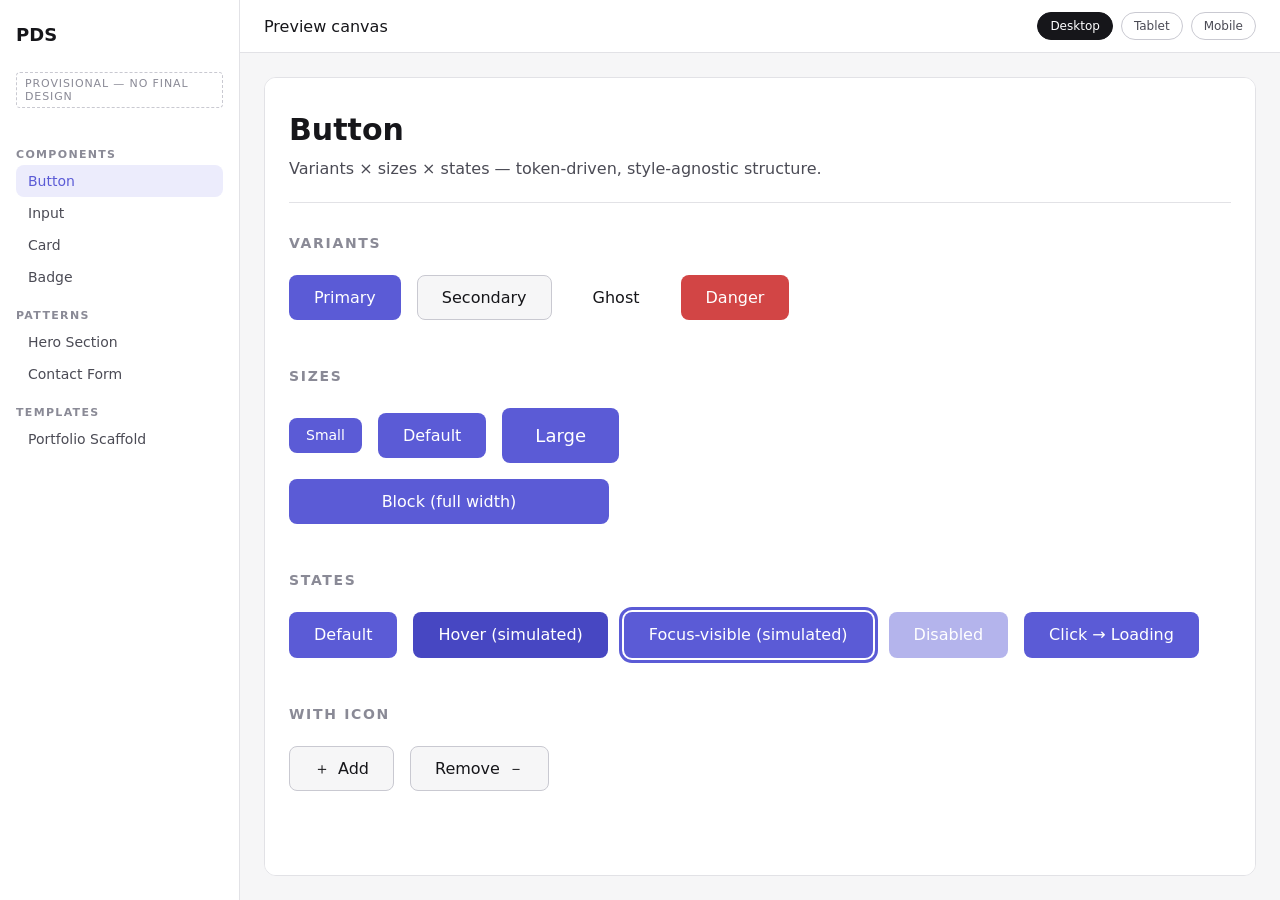
<file: index.html>
<!DOCTYPE html>
<html lang="en">
<head>
  <meta charset="UTF-8" />
  <meta name="viewport" content="width=device-width, initial-scale=1.0" />
  <title>Personal Design System — Preview Hub</title>
  <link rel="stylesheet" href="tokens/tokens.css" />
  <style>
    * { box-sizing: border-box; }
    body {
      margin: 0;
      display: flex;
      height: 100vh;
      font-family: var(--pds-font-sans);
      background: var(--pds-surface);
      color: var(--pds-text-primary);
    }
    aside {
      width: 240px;
      flex-shrink: 0;
      background: var(--pds-background);
      border-right: 1px solid var(--pds-border);
      padding: var(--pds-space-6) var(--pds-space-4);
      overflow-y: auto;
      display: flex;
      flex-direction: column;
      gap: var(--pds-space-2);
    }
    aside .brand { font-weight: var(--pds-weight-semibold); font-size: var(--pds-text-lg); margin: 0 0 var(--pds-space-2); }
    aside .status {
      font-size: 11px;
      letter-spacing: 0.08em;
      text-transform: uppercase;
      color: var(--pds-text-muted);
      border: 1px dashed var(--pds-border-strong);
      border-radius: var(--pds-radius-sm);
      padding: 4px 8px;
      margin-bottom: var(--pds-space-4);
    }
    .pv-nav-group {
      font-size: 11px;
      letter-spacing: 0.12em;
      text-transform: uppercase;
      color: var(--pds-text-muted);
      margin: var(--pds-space-4) 0 var(--pds-space-1);
    }
    .pv-nav-item {
      display: block;
      width: 100%;
      text-align: left;
      font: inherit;
      font-size: var(--pds-text-sm);
      padding: var(--pds-space-2) var(--pds-space-3);
      background: none;
      border: none;
      border-radius: var(--pds-radius-md);
      color: var(--pds-text-secondary);
      cursor: pointer;
    }
    .pv-nav-item:hover { background: var(--pds-surface); color: var(--pds-text-primary); }
    .pv-nav-item.is-active { background: var(--pds-accent-soft); color: var(--pds-accent); font-weight: var(--pds-weight-medium); }
    .pv-nav-item:focus-visible { outline: 3px solid var(--pds-focus-ring); outline-offset: 1px; }
    main { flex: 1; display: flex; flex-direction: column; min-width: 0; }
    .pv-toolbar {
      display: flex;
      align-items: center;
      justify-content: space-between;
      gap: var(--pds-space-4);
      padding: var(--pds-space-3) var(--pds-space-6);
      background: var(--pds-background);
      border-bottom: 1px solid var(--pds-border);
    }
    .pv-toolbar h1 { font-size: var(--pds-text-base); margin: 0; font-weight: var(--pds-weight-medium); }
    #pv-viewports { display: flex; gap: var(--pds-space-2); }
    .pv-vp {
      font: inherit;
      font-size: var(--pds-text-xs);
      padding: 6px 12px;
      border: 1px solid var(--pds-border-strong);
      border-radius: var(--pds-radius-full);
      background: none;
      color: var(--pds-text-secondary);
      cursor: pointer;
    }
    .pv-vp.is-active { background: var(--pds-text-primary); color: var(--pds-text-inverse); border-color: var(--pds-text-primary); }
    .pv-vp:focus-visible { outline: 3px solid var(--pds-focus-ring); outline-offset: 1px; }
    .pv-canvas-wrap { flex: 1; display: flex; justify-content: center; overflow: auto; padding: var(--pds-space-6); }
    iframe {
      width: 100%;
      height: 100%;
      border: 1px solid var(--pds-border);
      border-radius: var(--pds-radius-lg);
      background: var(--pds-background);
      transition: width var(--pds-duration-normal) var(--pds-ease-standard);
    }
    @media (max-width: 720px) {
      body { flex-direction: column; height: auto; }
      aside { width: 100%; border-right: none; border-bottom: 1px solid var(--pds-border); }
      .pv-canvas-wrap { height: 70vh; }
    }
  </style>
</head>
<body>
  <aside>
    <p class="brand">PDS</p>
    <p class="status">Provisional — no final design</p>
    <nav id="pv-nav" aria-label="Preview navigation"></nav>
  </aside>

  <main>
    <div class="pv-toolbar">
      <h1>Preview canvas</h1>
      <div id="pv-viewports" role="group" aria-label="Viewport size"></div>
    </div>
    <div class="pv-canvas-wrap">
      <iframe id="pv-canvas" title="Component preview"></iframe>
    </div>
  </main>

  <script src="previews/preview.js"></script>
</body>
</html>
</file>
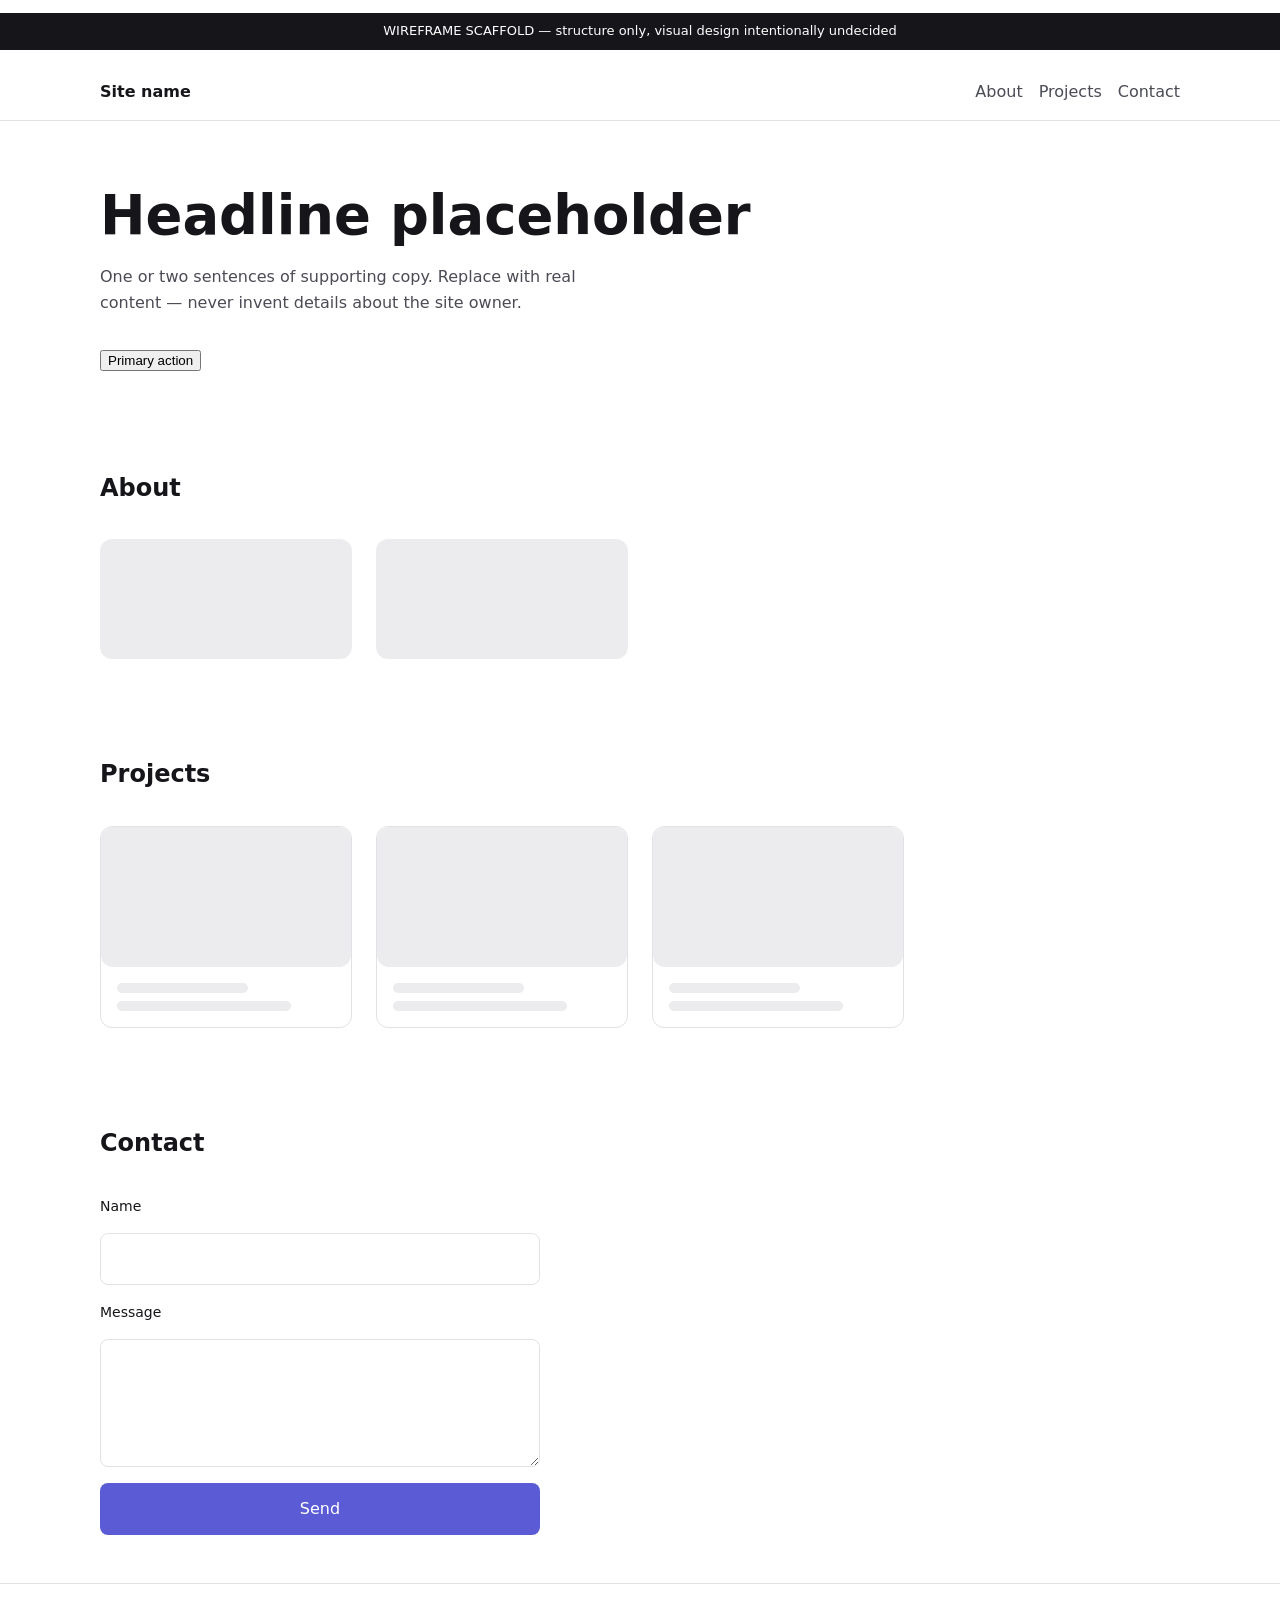
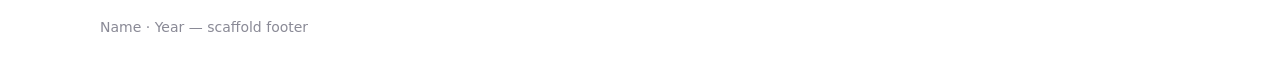
<file: templates/portfolio-scaffold/index.html>
<!DOCTYPE html>
<html lang="en">
<head>
  <meta charset="UTF-8" />
  <meta name="viewport" content="width=device-width, initial-scale=1.0" />
  <title>Portfolio Scaffold (WIREFRAME) | Personal Design System</title>
  <link rel="stylesheet" href="../../tokens/tokens.css" />
  <style>
    /* Scaffold base — deliberately neutral. NOT a design identity. */
    body { margin: 0; font-family: var(--pds-font-sans); color: var(--pds-text-primary); background: var(--pds-background); line-height: var(--pds-leading-normal); }
    .sk-note { background: #16161a; color: #fff; text-align: center; font-size: 13px; padding: 8px 16px; }
    .sk-container { max-width: 1080px; margin: 0 auto; padding: 0 var(--pds-space-6); }
    header.sk-header { border-bottom: 1px solid var(--pds-border); padding: var(--pds-space-4) 0; }
    .sk-nav { display: flex; justify-content: space-between; align-items: center; gap: var(--pds-space-4); flex-wrap: wrap; }
    .sk-nav ul { display: flex; gap: var(--pds-space-4); list-style: none; margin: 0; padding: 0; }
    .sk-nav a { color: var(--pds-text-secondary); text-decoration: none; }
    .sk-nav a:hover { color: var(--pds-text-primary); }
    .sk-hero { padding: var(--pds-space-16) 0 var(--pds-space-12); }
    .sk-hero h1 { font-size: clamp(2rem, 5vw, 3.4rem); line-height: var(--pds-leading-tight); margin: 0 0 var(--pds-space-4); }
    .sk-hero p { color: var(--pds-text-secondary); max-width: 52ch; margin: 0 0 var(--pds-space-8); }
    .sk-block { background: var(--pds-surface-sunken); border-radius: var(--pds-radius-lg); }
    .sk-section { padding: var(--pds-space-12) 0; }
    .sk-section h2 { font-size: var(--pds-text-2xl); margin: 0 0 var(--pds-space-8); }
    .sk-grid { display: grid; grid-template-columns: repeat(auto-fill, minmax(240px, 1fr)); gap: var(--pds-space-6); }
    .sk-card { border: 1px solid var(--pds-border); border-radius: var(--pds-radius-lg); overflow: hidden; }
    .sk-card .sk-media { aspect-ratio: 16/9; }
    .sk-card .sk-body { padding: var(--pds-space-4); display: flex; flex-direction: column; gap: var(--pds-space-2); }
    .sk-line { height: 10px; border-radius: 5px; background: var(--pds-surface-sunken); }
    .sk-line.w60 { width: 60%; } .sk-line.w80 { width: 80%; } .sk-line.w40 { width: 40%; }
    .sk-form { display: flex; flex-direction: column; gap: var(--pds-space-4); max-width: 440px; }
    .sk-form label { font-size: var(--pds-text-sm); font-weight: var(--pds-weight-medium); }
    .sk-form input, .sk-form textarea { font: inherit; padding: var(--pds-space-3); border: 1px solid var(--pds-border); border-radius: var(--pds-radius-md); background: var(--pds-background); }
    .sk-form button { font: inherit; font-weight: var(--pds-weight-medium); padding: var(--pds-space-3) var(--pds-space-6); border-radius: var(--pds-radius-md); border: 1px solid transparent; background: var(--pds-accent); color: var(--pds-text-inverse); cursor: pointer; }
    .sk-form button:focus-visible, .sk-nav a:focus-visible { outline: 3px solid var(--pds-focus-ring); outline-offset: 2px; }
    footer.sk-footer { border-top: 1px solid var(--pds-border); padding: var(--pds-space-8) 0; color: var(--pds-text-muted); font-size: var(--pds-text-sm); }
    @media (max-width: 640px) { .sk-nav ul { flex-wrap: wrap; } }
  </style>
</head>
<body>
  <p class="sk-note">WIREFRAME SCAFFOLD — structure only, visual design intentionally undecided</p>

  <header class="sk-header">
    <div class="sk-container sk-nav">
      <strong>Site name</strong>
      <nav aria-label="Primary">
        <ul>
          <li><a href="#about">About</a></li>
          <li><a href="#projects">Projects</a></li>
          <li><a href="#contact">Contact</a></li>
        </ul>
      </nav>
    </div>
  </header>

  <main>
    <section class="sk-hero sk-container">
      <h1>Headline placeholder</h1>
      <p>One or two sentences of supporting copy. Replace with real content — never invent details about the site owner.</p>
      <button type="button">Primary action</button>
    </section>

    <section class="sk-section sk-container" id="about">
      <h2>About</h2>
      <div class="sk-grid">
        <div class="sk-block" style="height: 120px;"></div>
        <div class="sk-block" style="height: 120px;"></div>
      </div>
    </section>

    <section class="sk-section sk-container" id="projects">
      <h2>Projects</h2>
      <div class="sk-grid">
        <article class="sk-card"><div class="sk-media sk-block"></div><div class="sk-body"><div class="sk-line w60"></div><div class="sk-line w80"></div></div></article>
        <article class="sk-card"><div class="sk-media sk-block"></div><div class="sk-body"><div class="sk-line w60"></div><div class="sk-line w80"></div></div></article>
        <article class="sk-card"><div class="sk-media sk-block"></div><div class="sk-body"><div class="sk-line w60"></div><div class="sk-line w80"></div></div></article>
      </div>
    </section>

    <section class="sk-section sk-container" id="contact">
      <h2>Contact</h2>
      <form class="sk-form">
        <label for="sk-name">Name</label>
        <input id="sk-name" type="text" autocomplete="name" />
        <label for="sk-msg">Message</label>
        <textarea id="sk-msg" rows="4"></textarea>
        <button type="submit">Send</button>
      </form>
    </section>
  </main>

  <footer class="sk-footer">
    <div class="sk-container">Name · Year — scaffold footer</div>
  </footer>
</body>
</html>
</file>
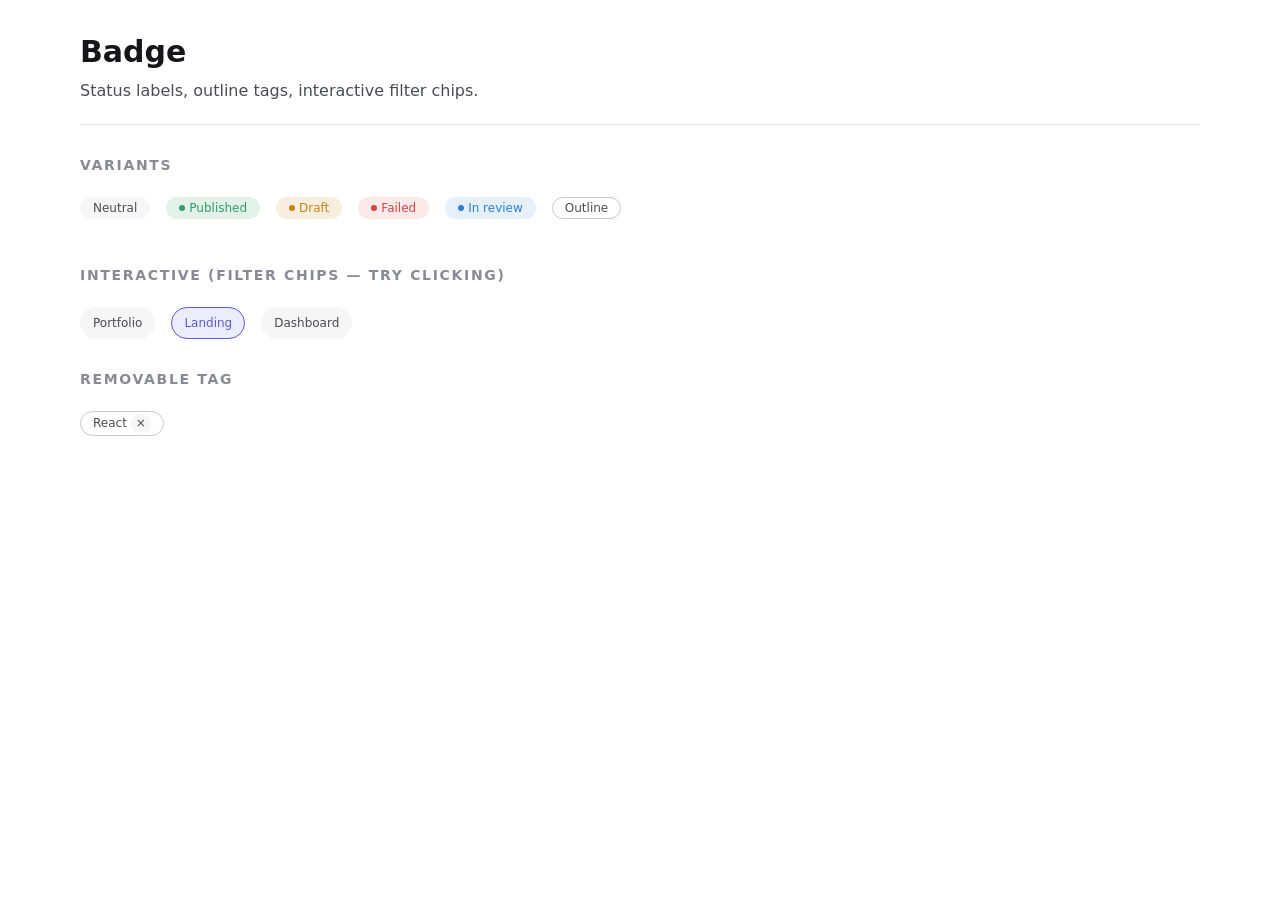
<file: components/badge/badge.html>
<!DOCTYPE html>
<html lang="en">
<head>
  <meta charset="UTF-8" />
  <meta name="viewport" content="width=device-width, initial-scale=1.0" />
  <title>Preview — Badge | Personal Design System</title>
  <link rel="stylesheet" href="../../tokens/tokens.css" />
  <link rel="stylesheet" href="../../previews/preview.css" />
  <link rel="stylesheet" href="badge.css" />
  <style>
    body { background: var(--pds-background); color: var(--pds-text-primary); font-family: var(--pds-font-sans); }
  </style>
</head>
<body class="pv-page">
  <header class="pv-header">
    <h1 class="pv-title">Badge</h1>
    <p class="pv-sub">Status labels, outline tags, interactive filter chips.</p>
  </header>

  <section class="pv-section">
    <h2 class="pv-h2">Variants</h2>
    <div class="pv-row">
      <span class="pds-badge">Neutral</span>
      <span class="pds-badge pds-badge--success"><span class="pds-badge__dot" aria-hidden="true"></span>Published</span>
      <span class="pds-badge pds-badge--warning"><span class="pds-badge__dot" aria-hidden="true"></span>Draft</span>
      <span class="pds-badge pds-badge--danger"><span class="pds-badge__dot" aria-hidden="true"></span>Failed</span>
      <span class="pds-badge pds-badge--info"><span class="pds-badge__dot" aria-hidden="true"></span>In review</span>
      <span class="pds-badge pds-badge--outline">Outline</span>
    </div>
  </section>

  <section class="pv-section">
    <h2 class="pv-h2">Interactive (filter chips — try clicking)</h2>
    <div class="pv-row">
      <button class="pds-badge pds-badge--interactive" type="button" data-pds-demo="filter" aria-pressed="false">Portfolio</button>
      <button class="pds-badge pds-badge--interactive" type="button" data-pds-demo="filter" aria-pressed="true">Landing</button>
      <button class="pds-badge pds-badge--interactive" type="button" data-pds-demo="filter" aria-pressed="false">Dashboard</button>
    </div>
    <h2 class="pv-h2" style="margin-top: var(--pds-space-8);">Removable tag</h2>
    <div class="pv-row">
      <span class="pds-badge pds-badge--outline">
        React
        <button class="pds-badge pds-badge--interactive" style="min-height:auto; padding: 0 4px;" type="button" data-pds-demo="remove" aria-label="Remove React">×</button>
      </span>
    </div>
  </section>

  <script src="badge.js"></script>
</body>
</html>
</file>
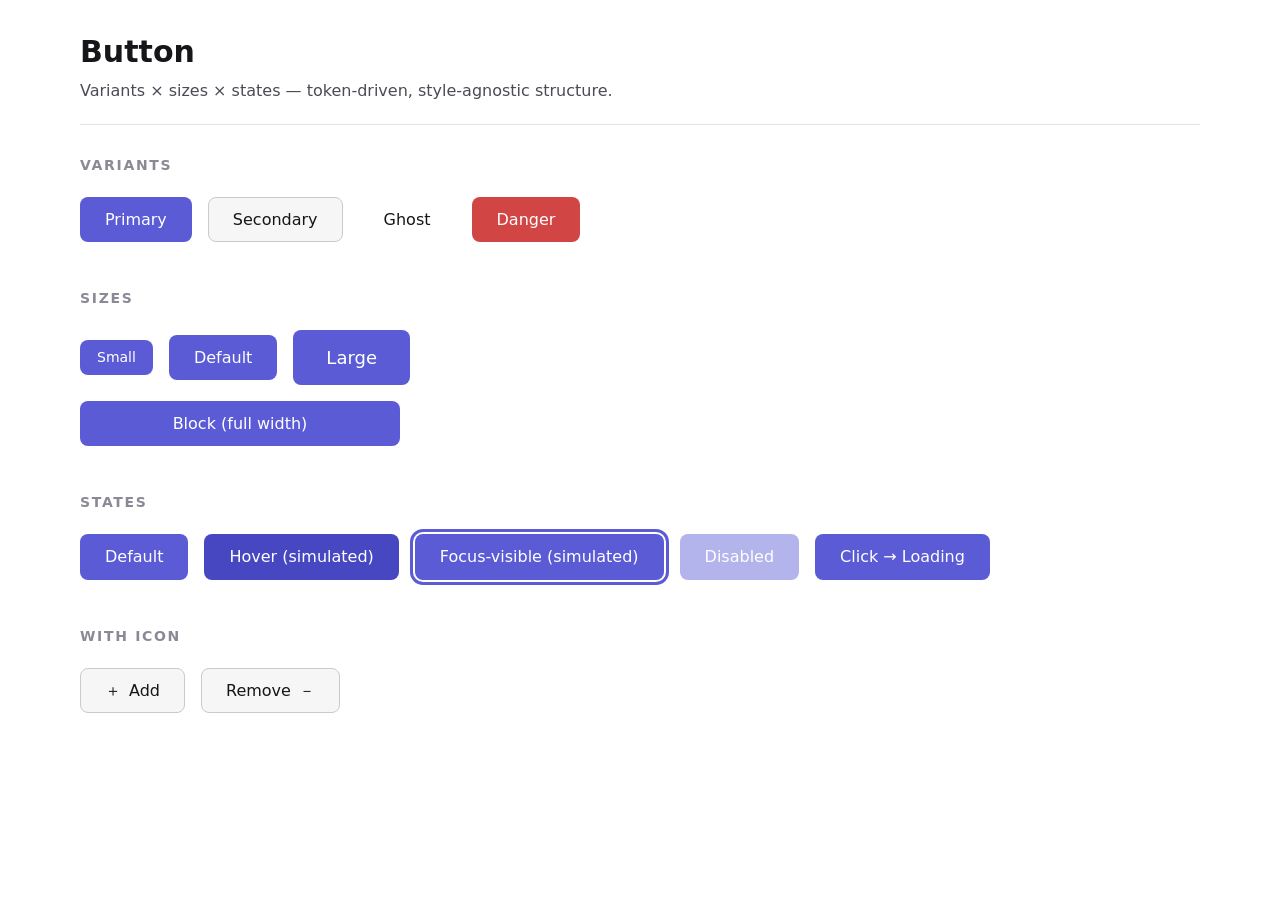
<file: components/button/button.html>
<!DOCTYPE html>
<html lang="en">
<head>
  <meta charset="UTF-8" />
  <meta name="viewport" content="width=device-width, initial-scale=1.0" />
  <title>Preview — Button | Personal Design System</title>
  <link rel="stylesheet" href="../../tokens/tokens.css" />
  <link rel="stylesheet" href="../../previews/preview.css" />
  <link rel="stylesheet" href="button.css" />
  <style>
    body { background: var(--pds-background); color: var(--pds-text-primary); font-family: var(--pds-font-sans); }
  </style>
</head>
<body class="pv-page">
  <header class="pv-header">
    <h1 class="pv-title">Button</h1>
    <p class="pv-sub">Variants × sizes × states — token-driven, style-agnostic structure.</p>
  </header>

  <section class="pv-section">
    <h2 class="pv-h2">Variants</h2>
    <div class="pv-row">
      <button class="pds-btn pds-btn--primary" type="button"><span class="pds-btn__label">Primary</span></button>
      <button class="pds-btn pds-btn--secondary" type="button"><span class="pds-btn__label">Secondary</span></button>
      <button class="pds-btn pds-btn--ghost" type="button"><span class="pds-btn__label">Ghost</span></button>
      <button class="pds-btn pds-btn--danger" type="button"><span class="pds-btn__label">Danger</span></button>
    </div>
  </section>

  <section class="pv-section">
    <h2 class="pv-h2">Sizes</h2>
    <div class="pv-row">
      <button class="pds-btn pds-btn--primary pds-btn--sm" type="button"><span class="pds-btn__label">Small</span></button>
      <button class="pds-btn pds-btn--primary" type="button"><span class="pds-btn__label">Default</span></button>
      <button class="pds-btn pds-btn--primary pds-btn--lg" type="button"><span class="pds-btn__label">Large</span></button>
    </div>
    <div class="pv-row" style="margin-top: var(--pds-space-4); max-width: 320px;">
      <button class="pds-btn pds-btn--primary pds-btn--block" type="button"><span class="pds-btn__label">Block (full width)</span></button>
    </div>
  </section>

  <section class="pv-section">
    <h2 class="pv-h2">States</h2>
    <div class="pv-row">
      <button class="pds-btn pds-btn--primary" type="button"><span class="pds-btn__label">Default</span></button>
      <button class="pds-btn pds-btn--primary" type="button" style="background: var(--pds-accent-hover);"><span class="pds-btn__label">Hover (simulated)</span></button>
      <button class="pds-btn pds-btn--primary" type="button" style="outline: 3px solid var(--pds-focus-ring); outline-offset: 2px;"><span class="pds-btn__label">Focus-visible (simulated)</span></button>
      <button class="pds-btn pds-btn--primary" type="button" disabled><span class="pds-btn__label">Disabled</span></button>
      <button class="pds-btn pds-btn--primary" type="button" data-pds-demo="loading"><span class="pds-btn__label">Click → Loading</span></button>
    </div>
  </section>

  <section class="pv-section">
    <h2 class="pv-h2">With icon</h2>
    <div class="pv-row">
      <button class="pds-btn pds-btn--secondary" type="button" aria-label="Add item">
        <span class="pds-btn__icon" aria-hidden="true">＋</span>
        <span class="pds-btn__label">Add</span>
      </button>
      <button class="pds-btn pds-btn--secondary" type="button" aria-label="Remove item">
        <span class="pds-btn__label">Remove</span>
        <span class="pds-btn__icon" aria-hidden="true">－</span>
      </button>
    </div>
  </section>

  <script src="button.js"></script>
</body>
</html>
</file>
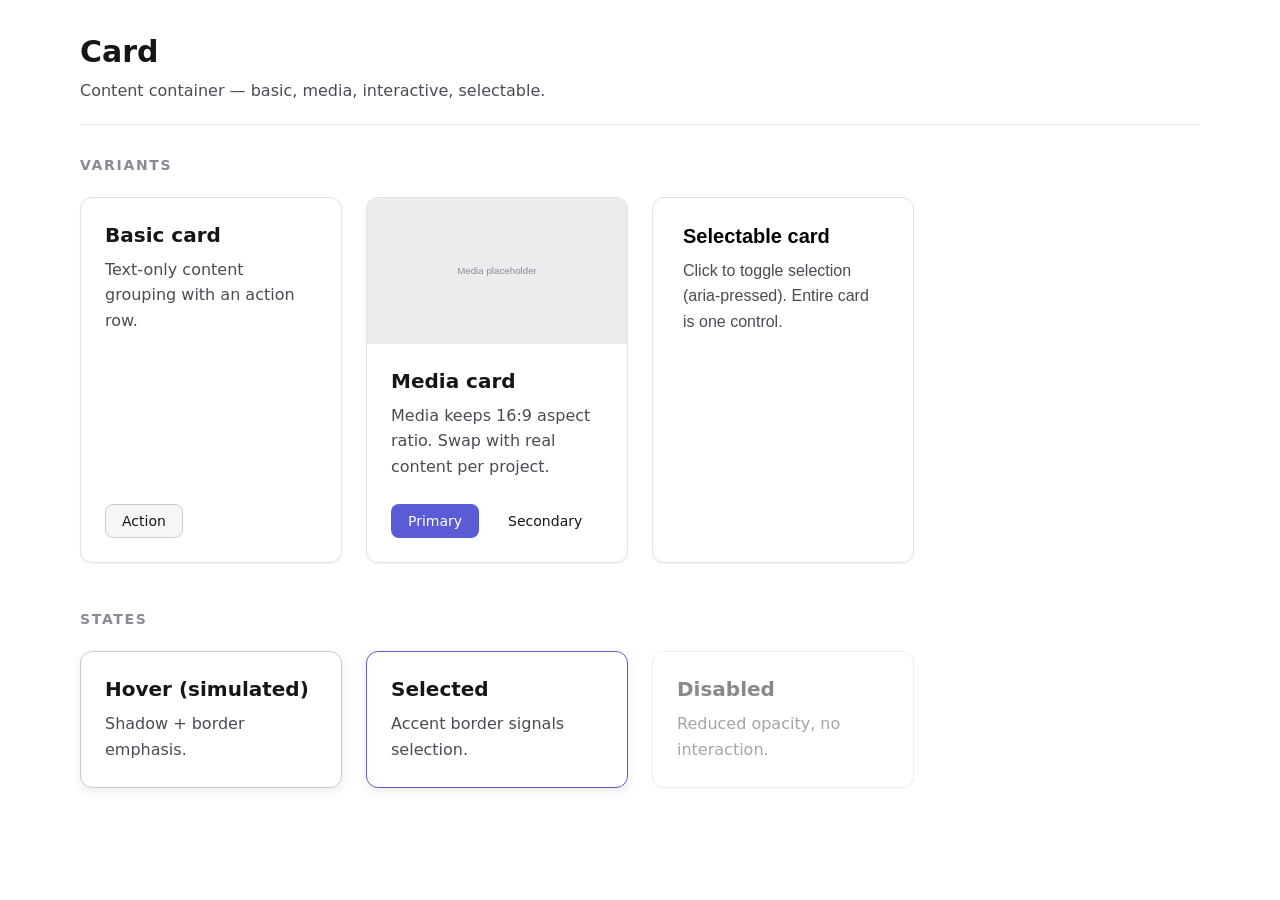
<file: components/card/card.html>
<!DOCTYPE html>
<html lang="en">
<head>
  <meta charset="UTF-8" />
  <meta name="viewport" content="width=device-width, initial-scale=1.0" />
  <title>Preview — Card | Personal Design System</title>
  <link rel="stylesheet" href="../../tokens/tokens.css" />
  <link rel="stylesheet" href="../../previews/preview.css" />
  <link rel="stylesheet" href="card.css" />
  <link rel="stylesheet" href="../button/button.css" />
  <style>
    body { background: var(--pds-background); color: var(--pds-text-primary); font-family: var(--pds-font-sans); }
    .pv-grid { display: grid; grid-template-columns: repeat(auto-fill, minmax(260px, 1fr)); gap: var(--pds-space-6); }
  </style>
</head>
<body class="pv-page">
  <header class="pv-header">
    <h1 class="pv-title">Card</h1>
    <p class="pv-sub">Content container — basic, media, interactive, selectable.</p>
  </header>

  <section class="pv-section">
    <h2 class="pv-h2">Variants</h2>
    <div class="pv-grid">
      <article class="pds-card">
        <div class="pds-card__body">
          <h3 class="pds-card__title">Basic card</h3>
          <p class="pds-card__text">Text-only content grouping with an action row.</p>
        </div>
        <footer class="pds-card__actions">
          <button class="pds-btn pds-btn--secondary pds-btn--sm" type="button"><span class="pds-btn__label">Action</span></button>
        </footer>
      </article>

      <article class="pds-card pds-card--media-top">
        <img class="pds-card__media" src="data:image/svg+xml,%3Csvg xmlns='http://www.w3.org/2000/svg' width='640' height='360'%3E%3Crect width='640' height='360' fill='%23ececee'/%3E%3Ctext x='50%25' y='50%25' dominant-baseline='middle' text-anchor='middle' fill='%238a8a96' font-family='sans-serif' font-size='24'%3EMedia placeholder%3C/text%3E%3C/svg%3E" alt="Neutral placeholder demonstrating card media slot" />
        <div class="pds-card__body">
          <h3 class="pds-card__title">Media card</h3>
          <p class="pds-card__text">Media keeps 16:9 aspect ratio. Swap with real content per project.</p>
        </div>
        <footer class="pds-card__actions">
          <button class="pds-btn pds-btn--primary pds-btn--sm" type="button"><span class="pds-btn__label">Primary</span></button>
          <button class="pds-btn pds-btn--ghost pds-btn--sm" type="button"><span class="pds-btn__label">Secondary</span></button>
        </footer>
      </article>

      <button class="pds-card pds-card--interactive" type="button" style="text-align:left;" data-pds-demo="select" aria-pressed="false">
        <div class="pds-card__body">
          <h3 class="pds-card__title">Selectable card</h3>
          <p class="pds-card__text">Click to toggle selection (aria-pressed). Entire card is one control.</p>
        </div>
      </button>
    </div>
  </section>

  <section class="pv-section">
    <h2 class="pv-h2">States</h2>
    <div class="pv-grid">
      <article class="pds-card" style="border-color: var(--pds-border-strong); box-shadow: var(--pds-shadow-md);">
        <div class="pds-card__body">
          <h3 class="pds-card__title">Hover (simulated)</h3>
          <p class="pds-card__text">Shadow + border emphasis.</p>
        </div>
      </article>
      <article class="pds-card pds-card--selected">
        <div class="pds-card__body">
          <h3 class="pds-card__title">Selected</h3>
          <p class="pds-card__text">Accent border signals selection.</p>
        </div>
      </article>
      <article class="pds-card pds-card--disabled">
        <div class="pds-card__body">
          <h3 class="pds-card__title">Disabled</h3>
          <p class="pds-card__text">Reduced opacity, no interaction.</p>
        </div>
      </article>
    </div>
  </section>

  <script src="../button/button.js"></script>
  <script src="card.js"></script>
</body>
</html>
</file>
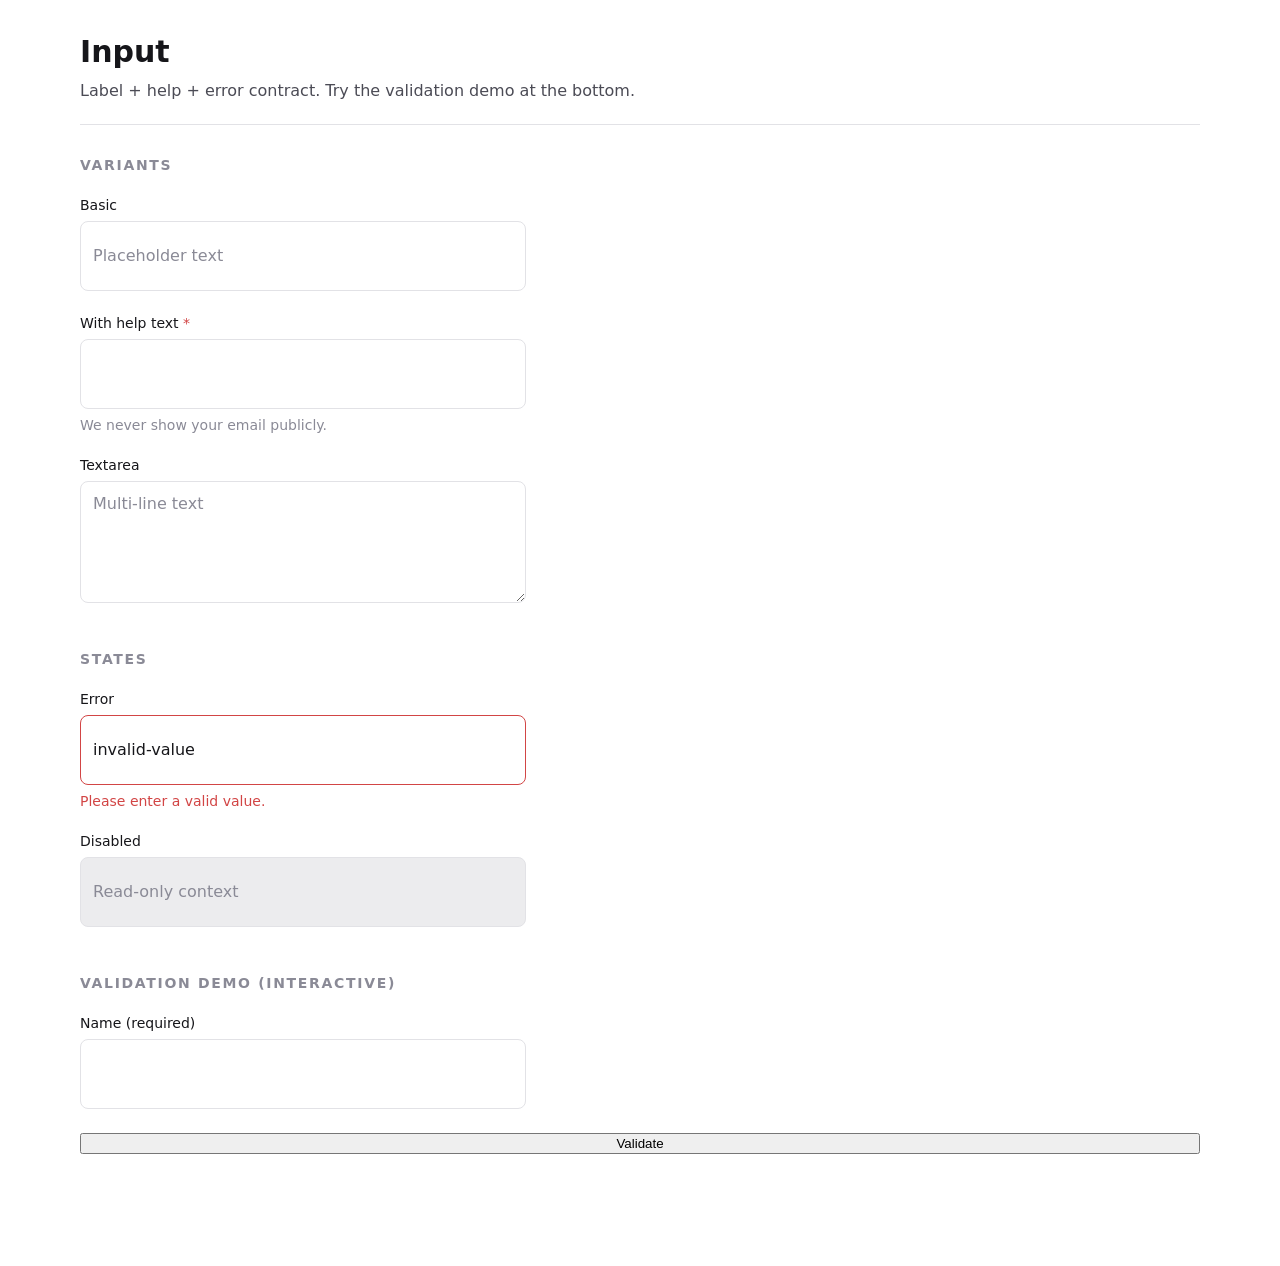
<file: components/input/input.html>
<!DOCTYPE html>
<html lang="en">
<head>
  <meta charset="UTF-8" />
  <meta name="viewport" content="width=device-width, initial-scale=1.0" />
  <title>Preview — Input | Personal Design System</title>
  <link rel="stylesheet" href="../../tokens/tokens.css" />
  <link rel="stylesheet" href="../../previews/preview.css" />
  <link rel="stylesheet" href="input.css" />
  <style>
    body { background: var(--pds-background); color: var(--pds-text-primary); font-family: var(--pds-font-sans); }
  </style>
</head>
<body class="pv-page">
  <header class="pv-header">
    <h1 class="pv-title">Input</h1>
    <p class="pv-sub">Label + help + error contract. Try the validation demo at the bottom.</p>
  </header>

  <section class="pv-section">
    <h2 class="pv-h2">Variants</h2>
    <div class="pv-stack">
      <div class="pds-field">
        <label class="pds-label" for="pv-basic">Basic</label>
        <input class="pds-input" id="pv-basic" type="text" placeholder="Placeholder text" />
      </div>
      <div class="pds-field">
        <label class="pds-label" for="pv-help">With help text <span class="pds-required-mark" aria-hidden="true">*</span><span class="pv-visually-hidden"> (required)</span></label>
        <input class="pds-input" id="pv-help" type="email" required aria-describedby="pv-help-msg" />
        <p class="pds-help" id="pv-help-msg">We never show your email publicly.</p>
      </div>
      <div class="pds-field">
        <label class="pds-label" for="pv-area">Textarea</label>
        <textarea class="pds-input pds-input--area" id="pv-area" placeholder="Multi-line text"></textarea>
      </div>
    </div>
  </section>

  <section class="pv-section">
    <h2 class="pv-h2">States</h2>
    <div class="pv-stack">
      <div class="pds-field">
        <label class="pds-label" for="pv-error">Error</label>
        <input class="pds-input pds-input--error" id="pv-error" value="invalid-value" aria-invalid="true" aria-describedby="pv-error-msg" />
        <p class="pds-error-text" id="pv-error-msg" role="alert">Please enter a valid value.</p>
      </div>
      <div class="pds-field">
        <label class="pds-label" for="pv-disabled">Disabled</label>
        <input class="pds-input" id="pv-disabled" value="Read-only context" disabled />
      </div>
    </div>
  </section>

  <section class="pv-section">
    <h2 class="pv-h2">Validation demo (interactive)</h2>
    <form data-pds-demo="validate" class="pv-stack" novalidate>
      <div class="pds-field">
        <label class="pds-label" for="pv-live">Name (required)</label>
        <input class="pds-input" id="pv-live" type="text" aria-describedby="pv-live-err" />
        <p class="pds-error-text" id="pv-live-err" role="alert" hidden>Name is required.</p>
      </div>
      <button class="pds-btn pds-btn--primary" type="submit"><span class="pds-btn__label">Validate</span></button>
    </form>
  </section>

  <script src="../button/button.js"></script>
  <script src="input.js"></script>
</body>
</html>
</file>
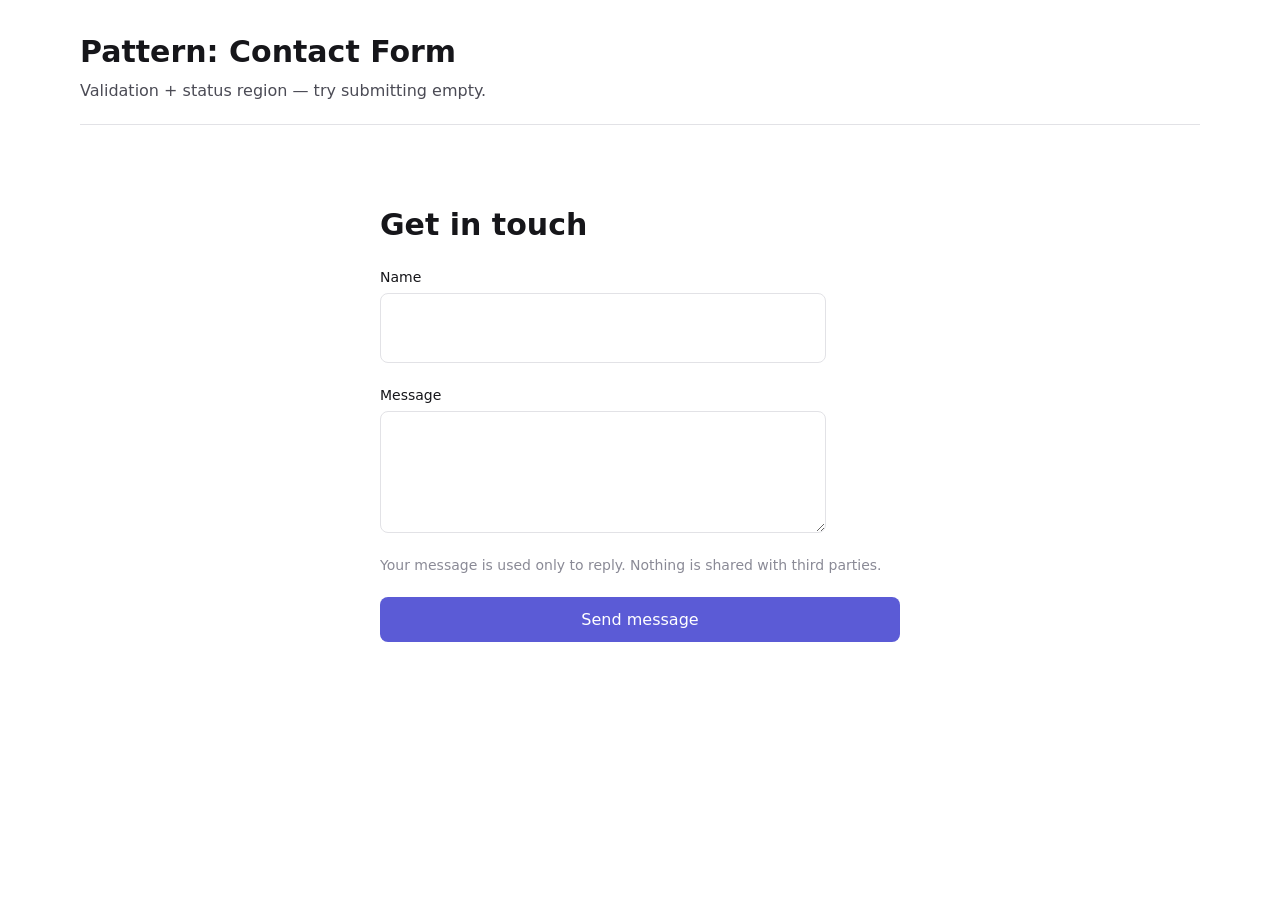
<file: patterns/contact-form/contact-form.html>
<!DOCTYPE html>
<html lang="en">
<head>
  <meta charset="UTF-8" />
  <meta name="viewport" content="width=device-width, initial-scale=1.0" />
  <title>Preview — Contact Form | Personal Design System</title>
  <link rel="stylesheet" href="../../tokens/tokens.css" />
  <link rel="stylesheet" href="../../previews/preview.css" />
  <link rel="stylesheet" href="../../components/button/button.css" />
  <link rel="stylesheet" href="../../components/input/input.css" />
  <link rel="stylesheet" href="contact-form.css" />
  <style>
    body { background: var(--pds-background); color: var(--pds-text-primary); font-family: var(--pds-font-sans); }
  </style>
</head>
<body class="pv-page">
  <header class="pv-header">
    <h1 class="pv-title">Pattern: Contact Form</h1>
    <p class="pv-sub">Validation + status region — try submitting empty.</p>
  </header>

  <section class="pv-section" style="padding: 0;">
    <form class="pds-contact" data-pds-demo="contact" novalidate>
      <h2 class="pds-contact__title">Get in touch</h2>

      <div class="pds-field">
        <label class="pds-label" for="cf-name">Name</label>
        <input class="pds-input" id="cf-name" name="name" type="text" autocomplete="name" aria-describedby="cf-name-err" />
        <p class="pds-error-text" id="cf-name-err" role="alert" hidden>Name is required.</p>
      </div>

      <div class="pds-field">
        <label class="pds-label" for="cf-message">Message</label>
        <textarea class="pds-input pds-input--area" id="cf-message" name="message" aria-describedby="cf-message-err"></textarea>
        <p class="pds-error-text" id="cf-message-err" role="alert" hidden>Message is required.</p>
      </div>

      <p class="pds-contact__note">Your message is used only to reply. Nothing is shared with third parties.</p>

      <button class="pds-btn pds-btn--primary pds-btn--block" type="submit"><span class="pds-btn__label">Send message</span></button>

      <p class="pds-contact__status" role="status" aria-live="polite"></p>
    </form>
  </section>

  <script>
    // Demo-only validation behavior (mirrors components/input/input.js contract).
    document.querySelector('[data-pds-demo="contact"]').addEventListener('submit', function (e) {
      e.preventDefault();
      var ok = true;
      [['cf-name', 'cf-name-err'], ['cf-message', 'cf-message-err']].forEach(function (pair) {
        var input = document.getElementById(pair[0]);
        var err = document.getElementById(pair[1]);
        var valid = input.value.trim().length > 0;
        input.classList.toggle('pds-input--error', !valid);
        input.setAttribute('aria-invalid', String(!valid));
        err.hidden = valid;
        if (!valid) ok = false;
      });
      var status = this.querySelector('.pds-contact__status');
      status.textContent = ok ? 'Message validated (demo — nothing was sent).' : 'Please fix the highlighted fields.';
      status.className = 'pds-contact__status ' + (ok ? 'pds-contact__status--ok' : 'pds-contact__status--err');
    });
  </script>
</body>
</html>
</file>
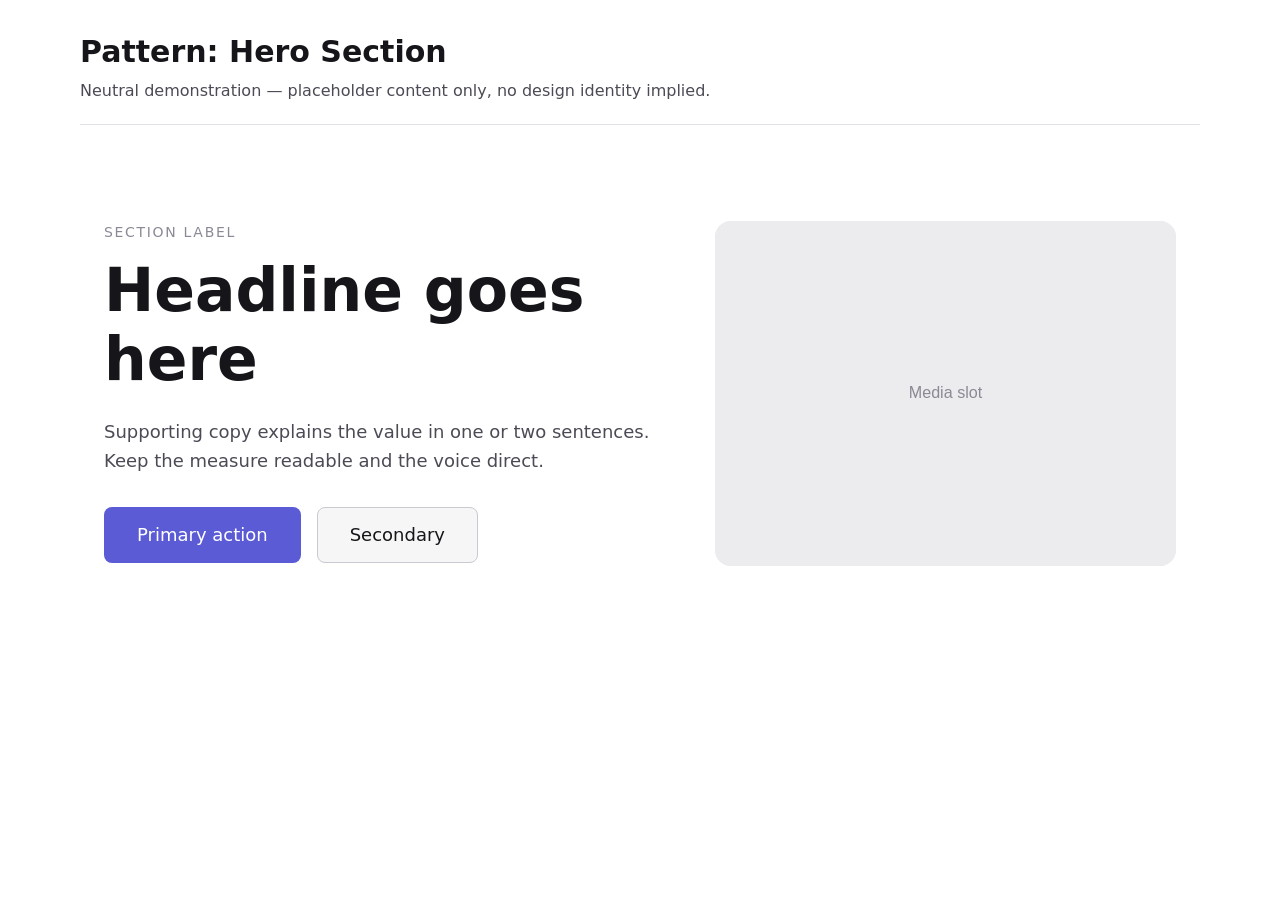
<file: patterns/hero-section/hero-section.html>
<!DOCTYPE html>
<html lang="en">
<head>
  <meta charset="UTF-8" />
  <meta name="viewport" content="width=device-width, initial-scale=1.0" />
  <title>Preview — Hero Section | Personal Design System</title>
  <link rel="stylesheet" href="../../tokens/tokens.css" />
  <link rel="stylesheet" href="../../previews/preview.css" />
  <link rel="stylesheet" href="../../components/button/button.css" />
  <link rel="stylesheet" href="hero-section.css" />
  <style>
    body { background: var(--pds-background); color: var(--pds-text-primary); font-family: var(--pds-font-sans); }
  </style>
</head>
<body class="pv-page">
  <header class="pv-header">
    <h1 class="pv-title">Pattern: Hero Section</h1>
    <p class="pv-sub">Neutral demonstration — placeholder content only, no design identity implied.</p>
  </header>

  <section class="pv-section" style="padding: 0;">
    <div class="pds-hero">
      <div>
        <p class="pds-hero__eyebrow">Section label</p>
        <h2 class="pds-hero__title">Headline goes here</h2>
        <p class="pds-hero__lead">Supporting copy explains the value in one or two sentences. Keep the measure readable and the voice direct.</p>
        <div class="pds-hero__cta">
          <button class="pds-btn pds-btn--primary pds-btn--lg" type="button"><span class="pds-btn__label">Primary action</span></button>
          <button class="pds-btn pds-btn--secondary pds-btn--lg" type="button"><span class="pds-btn__label">Secondary</span></button>
        </div>
      </div>
      <img class="pds-hero__media" src="data:image/svg+xml,%3Csvg xmlns='http://www.w3.org/2000/svg' width='800' height='600'%3E%3Crect width='800' height='600' fill='%23ececee'/%3E%3Ctext x='50%25' y='50%25' dominant-baseline='middle' text-anchor='middle' fill='%238a8a96' font-family='sans-serif' font-size='28'%3EMedia slot%3C/text%3E%3C/svg%3E" alt="Neutral placeholder for hero media slot" />
    </div>
  </section>
</body>
</html>
</file>
<file: tokens/tokens.css>
/* ============================================================
   Personal Design System — TOKENS (PROVISIONAL)
   WARNING: placeholder values only — NOT a final design identity.
   Source of truth: tokens.json. Update both files together.
   See tokens/STATUS.md before treating any value as final.
   ============================================================ */

:root {
  /* color — roles */
  --pds-background: #ffffff;
  --pds-surface: #f6f6f7;
  --pds-surface-sunken: #ececee;
  --pds-text-primary: #16161a;
  --pds-text-secondary: #4b4b55;
  --pds-text-muted: #8a8a96;
  --pds-text-inverse: #ffffff;
  --pds-accent: #5b5bd6;
  --pds-accent-hover: #4747c2;
  --pds-accent-soft: #ececfc;
  --pds-border: #e2e2e6;
  --pds-border-strong: #c9c9d1;
  --pds-focus-ring: #5b5bd6;
  --pds-success: #2f9e63;
  --pds-warning: #c78418;
  --pds-danger: #d24545;
  --pds-info: #2f7fd2;

  /* typography */
  --pds-font-sans: system-ui, -apple-system, 'Segoe UI', Roboto, sans-serif;
  --pds-font-serif: Georgia, 'Times New Roman', serif;
  --pds-font-mono: ui-monospace, SFMono-Regular, Menlo, Consolas, monospace;

  --pds-text-xs: 0.75rem;
  --pds-text-sm: 0.875rem;
  --pds-text-base: 1rem;
  --pds-text-lg: 1.125rem;
  --pds-text-xl: 1.25rem;
  --pds-text-2xl: 1.5rem;
  --pds-text-3xl: 1.875rem;
  --pds-text-4xl: 2.25rem;
  --pds-text-5xl: 3rem;
  --pds-text-6xl: 3.75rem;

  --pds-leading-tight: 1.15;
  --pds-leading-snug: 1.35;
  --pds-leading-normal: 1.6;
  --pds-leading-relaxed: 1.75;

  --pds-weight-regular: 400;
  --pds-weight-medium: 500;
  --pds-weight-semibold: 600;

  /* spacing (base 4px) */
  --pds-space-1: 0.25rem;
  --pds-space-2: 0.5rem;
  --pds-space-3: 0.75rem;
  --pds-space-4: 1rem;
  --pds-space-6: 1.5rem;
  --pds-space-8: 2rem;
  --pds-space-12: 3rem;
  --pds-space-16: 4rem;
  --pds-space-24: 6rem;

  /* radius */
  --pds-radius-sm: 4px;
  --pds-radius-md: 8px;
  --pds-radius-lg: 12px;
  --pds-radius-xl: 16px;
  --pds-radius-full: 9999px;

  /* shadow */
  --pds-shadow-sm: 0 1px 2px rgba(16, 16, 26, 0.06);
  --pds-shadow-md: 0 4px 12px rgba(16, 16, 26, 0.08);
  --pds-shadow-lg: 0 12px 32px rgba(16, 16, 26, 0.12);

  /* motion */
  --pds-duration-fast: 120ms;
  --pds-duration-normal: 220ms;
  --pds-duration-slow: 400ms;
  --pds-ease-standard: cubic-bezier(0.2, 0, 0, 1);
  --pds-ease-entrance: cubic-bezier(0.16, 1, 0.3, 1);
  --pds-ease-exit: cubic-bezier(0.4, 0, 1, 1);
}
</file>
<file: previews/preview.css>
/* Shared preview chrome — page shell used by every component/pattern preview. */
.pv-page {
  margin: 0;
  padding: var(--pds-space-8) var(--pds-space-6) var(--pds-space-16);
  font-family: var(--pds-font-sans);
  background: var(--pds-background);
  color: var(--pds-text-primary);
}
.pv-header {
  max-width: 1120px;
  margin: 0 auto var(--pds-space-8);
  padding-bottom: var(--pds-space-6);
  border-bottom: 1px solid var(--pds-border);
}
.pv-title { margin: 0 0 var(--pds-space-2); font-size: var(--pds-text-3xl); line-height: var(--pds-leading-snug); }
.pv-sub { margin: 0; color: var(--pds-text-secondary); font-size: var(--pds-text-base); }
.pv-section { max-width: 1120px; margin: 0 auto var(--pds-space-12); }
.pv-h2 {
  margin: 0 0 var(--pds-space-6);
  font-size: var(--pds-text-sm);
  font-weight: var(--pds-weight-semibold);
  letter-spacing: 0.12em;
  text-transform: uppercase;
  color: var(--pds-text-muted);
}
.pv-row { display: flex; flex-wrap: wrap; gap: var(--pds-space-4); align-items: center; }
.pv-stack { display: flex; flex-direction: column; gap: var(--pds-space-6); }
.pv-note {
  max-width: 1120px;
  margin: 0 auto var(--pds-space-8);
  padding: var(--pds-space-4);
  background: var(--pds-surface);
  border: 1px dashed var(--pds-border-strong);
  border-radius: var(--pds-radius-md);
  font-size: var(--pds-text-sm);
  color: var(--pds-text-secondary);
}
.pv-visually-hidden {
  position: absolute;
  width: 1px; height: 1px;
  margin: -1px; padding: 0;
  overflow: hidden;
  clip: rect(0 0 0 0);
  white-space: nowrap;
  border: 0;
}
</file>
<file: components/badge/badge.css>
/* Badge — token-driven component styles */
.pds-badge {
  display: inline-flex;
  align-items: center;
  gap: var(--pds-space-1);
  font-family: var(--pds-font-sans);
  font-size: var(--pds-text-xs);
  font-weight: var(--pds-weight-medium);
  line-height: 1.4;
  padding: 2px var(--pds-space-3);
  border-radius: var(--pds-radius-full);
  border: 1px solid transparent;
  background: var(--pds-surface);
  color: var(--pds-text-secondary);
}
.pds-badge--success { background: color-mix(in srgb, var(--pds-success) 14%, white); color: var(--pds-success); }
.pds-badge--warning { background: color-mix(in srgb, var(--pds-warning) 14%, white); color: var(--pds-warning); }
.pds-badge--danger  { background: color-mix(in srgb, var(--pds-danger) 12%, white); color: var(--pds-danger); }
.pds-badge--info    { background: color-mix(in srgb, var(--pds-info) 12%, white); color: var(--pds-info); }
.pds-badge--outline { background: transparent; border-color: var(--pds-border-strong); color: var(--pds-text-secondary); }
.pds-badge--interactive { cursor: pointer; min-height: 32px; }
.pds-badge--interactive:hover { background: var(--pds-surface-sunken); }
.pds-badge--interactive:focus-visible { outline: 3px solid var(--pds-focus-ring); outline-offset: 2px; }
.pds-badge--interactive[aria-pressed="true"] { background: var(--pds-accent-soft); color: var(--pds-accent); border-color: var(--pds-accent); }
.pds-badge:disabled { opacity: 0.45; cursor: not-allowed; }
.pds-badge__dot { width: 6px; height: 6px; border-radius: var(--pds-radius-full); background: currentColor; }
</file>
<file: components/button/button.css>
/* Button — token-driven component styles (PROVISIONAL tokens, structure-focused) */
.pds-btn {
  display: inline-flex;
  align-items: center;
  justify-content: center;
  gap: var(--pds-space-2);
  font-family: var(--pds-font-sans);
  font-size: var(--pds-text-base);
  font-weight: var(--pds-weight-medium);
  line-height: 1.2;
  padding: var(--pds-space-3) var(--pds-space-6);
  border-radius: var(--pds-radius-md);
  border: 1px solid transparent;
  cursor: pointer;
  transition: background-color var(--pds-duration-fast) var(--pds-ease-standard),
              border-color var(--pds-duration-fast) var(--pds-ease-standard),
              transform var(--pds-duration-fast) var(--pds-ease-standard);
}

/* variants */
.pds-btn--primary   { background: var(--pds-accent); color: var(--pds-text-inverse); }
.pds-btn--secondary { background: var(--pds-surface); color: var(--pds-text-primary); border-color: var(--pds-border-strong); }
.pds-btn--ghost     { background: transparent; color: var(--pds-text-primary); }
.pds-btn--danger    { background: var(--pds-danger); color: var(--pds-text-inverse); }

/* states */
.pds-btn--primary:hover   { background: var(--pds-accent-hover); }
.pds-btn--secondary:hover { background: var(--pds-surface-sunken); }
.pds-btn--ghost:hover     { background: var(--pds-surface); }
.pds-btn--danger:hover    { filter: brightness(0.92); }

.pds-btn:focus-visible {
  outline: 3px solid var(--pds-focus-ring);
  outline-offset: 2px;
}

.pds-btn:active { transform: translateY(1px); }

.pds-btn:disabled,
.pds-btn[aria-disabled="true"] {
  opacity: 0.45;
  cursor: not-allowed;
  transform: none;
}

/* sizes */
.pds-btn--sm { font-size: var(--pds-text-sm); padding: var(--pds-space-2) var(--pds-space-4); }
.pds-btn--lg { font-size: var(--pds-text-lg); padding: var(--pds-space-4) var(--pds-space-8); }
.pds-btn--block { width: 100%; }

/* loading spinner */
.pds-btn__spinner {
  width: 1em;
  height: 1em;
  border: 2px solid currentColor;
  border-right-color: transparent;
  border-radius: var(--pds-radius-full);
  animation: pds-spin 0.7s linear infinite;
}
@keyframes pds-spin { to { transform: rotate(360deg); } }

@media (prefers-reduced-motion: reduce) {
  .pds-btn { transition: none; }
  .pds-btn__spinner { animation-duration: 2s; }
}
</file>
<file: components/card/card.css>
/* Card — token-driven component styles */
.pds-card {
  display: flex;
  flex-direction: column;
  background: var(--pds-background);
  border: 1px solid var(--pds-border);
  border-radius: var(--pds-radius-lg);
  box-shadow: var(--pds-shadow-sm);
  overflow: hidden;
  transition: box-shadow var(--pds-duration-normal) var(--pds-ease-standard),
              border-color var(--pds-duration-normal) var(--pds-ease-standard);
}
.pds-card__media {
  width: 100%;
  aspect-ratio: 16 / 9;
  object-fit: cover;
  display: block;
  background: var(--pds-surface-sunken);
}
.pds-card__body {
  padding: var(--pds-space-6);
  display: flex;
  flex-direction: column;
  gap: var(--pds-space-2);
  flex: 1;
}
.pds-card__title {
  margin: 0;
  font-size: var(--pds-text-xl);
  font-weight: var(--pds-weight-semibold);
  line-height: var(--pds-leading-snug);
}
.pds-card__text {
  margin: 0;
  font-size: var(--pds-text-base);
  line-height: var(--pds-leading-normal);
  color: var(--pds-text-secondary);
}
.pds-card__actions {
  padding: 0 var(--pds-space-6) var(--pds-space-6);
  display: flex;
  gap: var(--pds-space-3);
  flex-wrap: wrap;
}
.pds-card--interactive { cursor: pointer; }
.pds-card--interactive:hover { box-shadow: var(--pds-shadow-md); border-color: var(--pds-border-strong); }
.pds-card--interactive:focus-visible { outline: 3px solid var(--pds-focus-ring); outline-offset: 2px; }
.pds-card--selected { border-color: var(--pds-accent); box-shadow: var(--pds-shadow-md); }
.pds-card--disabled { opacity: 0.5; pointer-events: none; }
@media (prefers-reduced-motion: reduce) { .pds-card { transition: none; } }
</file>
<file: components/input/input.css>
/* Input — token-driven component styles */
.pds-field { display: flex; flex-direction: column; gap: var(--pds-space-2); max-width: 420px; }
.pds-label {
  font-family: var(--pds-font-sans);
  font-size: var(--pds-text-sm);
  font-weight: var(--pds-weight-medium);
  color: var(--pds-text-primary);
}
.pds-input {
  font-family: var(--pds-font-sans);
  font-size: var(--pds-text-base);
  color: var(--pds-text-primary);
  background: var(--pds-background);
  border: 1px solid var(--pds-border);
  border-radius: var(--pds-radius-md);
  padding: var(--pds-space-3);
  min-height: 44px;
  width: 100%;
  transition: border-color var(--pds-duration-fast) var(--pds-ease-standard);
}
.pds-input--area { min-height: 96px; resize: vertical; }
.pds-input::placeholder { color: var(--pds-text-muted); }
.pds-input:hover { border-color: var(--pds-border-strong); }
.pds-input:focus-visible {
  outline: 2px solid var(--pds-focus-ring);
  outline-offset: 1px;
  border-color: var(--pds-accent);
}
.pds-input:disabled {
  background: var(--pds-surface-sunken);
  color: var(--pds-text-muted);
  cursor: not-allowed;
}
.pds-input--error { border-color: var(--pds-danger); }
.pds-input--error:focus-visible { outline-color: var(--pds-danger); }
.pds-help { font-size: var(--pds-text-sm); color: var(--pds-text-muted); margin: 0; }
.pds-error-text { font-size: var(--pds-text-sm); color: var(--pds-danger); margin: 0; }
.pds-required-mark { color: var(--pds-danger); }
@media (prefers-reduced-motion: reduce) { .pds-input { transition: none; } }
</file>
<file: patterns/contact-form/contact-form.css>
/* Contact form pattern — composition styles (token-driven) */
.pds-contact {
  max-width: 520px;
  margin: 0 auto;
  padding: var(--pds-space-12) var(--pds-space-6);
  display: flex;
  flex-direction: column;
  gap: var(--pds-space-6);
}
.pds-contact__title { margin: 0; font-size: var(--pds-text-3xl); line-height: var(--pds-leading-snug); }
.pds-contact__note { font-size: var(--pds-text-sm); color: var(--pds-text-muted); margin: 0; }
.pds-contact__status { font-size: var(--pds-text-sm); margin: 0; min-height: 1.4em; }
.pds-contact__status--ok { color: var(--pds-success); }
.pds-contact__status--err { color: var(--pds-danger); }
@media (max-width: 640px) { .pds-contact { padding: var(--pds-space-8) var(--pds-space-4); } }
</file>
<file: patterns/hero-section/hero-section.css>
/* Hero pattern — composition styles (token-driven) */
.pds-hero {
  display: grid;
  grid-template-columns: 1.1fr 0.9fr;
  gap: var(--pds-space-12);
  align-items: center;
  padding: var(--pds-space-16) var(--pds-space-6);
  max-width: 1120px;
  margin: 0 auto;
}
.pds-hero__eyebrow {
  font-size: var(--pds-text-sm);
  font-weight: var(--pds-weight-medium);
  letter-spacing: 0.12em;
  text-transform: uppercase;
  color: var(--pds-text-muted);
  margin: 0 0 var(--pds-space-4);
}
.pds-hero__title {
  font-size: clamp(2rem, 5vw, var(--pds-text-6xl));
  line-height: var(--pds-leading-tight);
  font-weight: var(--pds-weight-semibold);
  margin: 0 0 var(--pds-space-6);
  max-width: 14ch;
}
.pds-hero__lead {
  font-size: var(--pds-text-lg);
  line-height: var(--pds-leading-normal);
  color: var(--pds-text-secondary);
  margin: 0 0 var(--pds-space-8);
  max-width: 52ch;
}
.pds-hero__cta { display: flex; gap: var(--pds-space-4); flex-wrap: wrap; }
.pds-hero__media {
  width: 100%;
  aspect-ratio: 4 / 3;
  border-radius: var(--pds-radius-xl);
  background: var(--pds-surface-sunken);
  object-fit: cover;
}
@media (max-width: 900px) {
  .pds-hero { grid-template-columns: 1fr; padding: var(--pds-space-12) var(--pds-space-4); }
  .pds-hero__title { max-width: none; }
}
</file>
